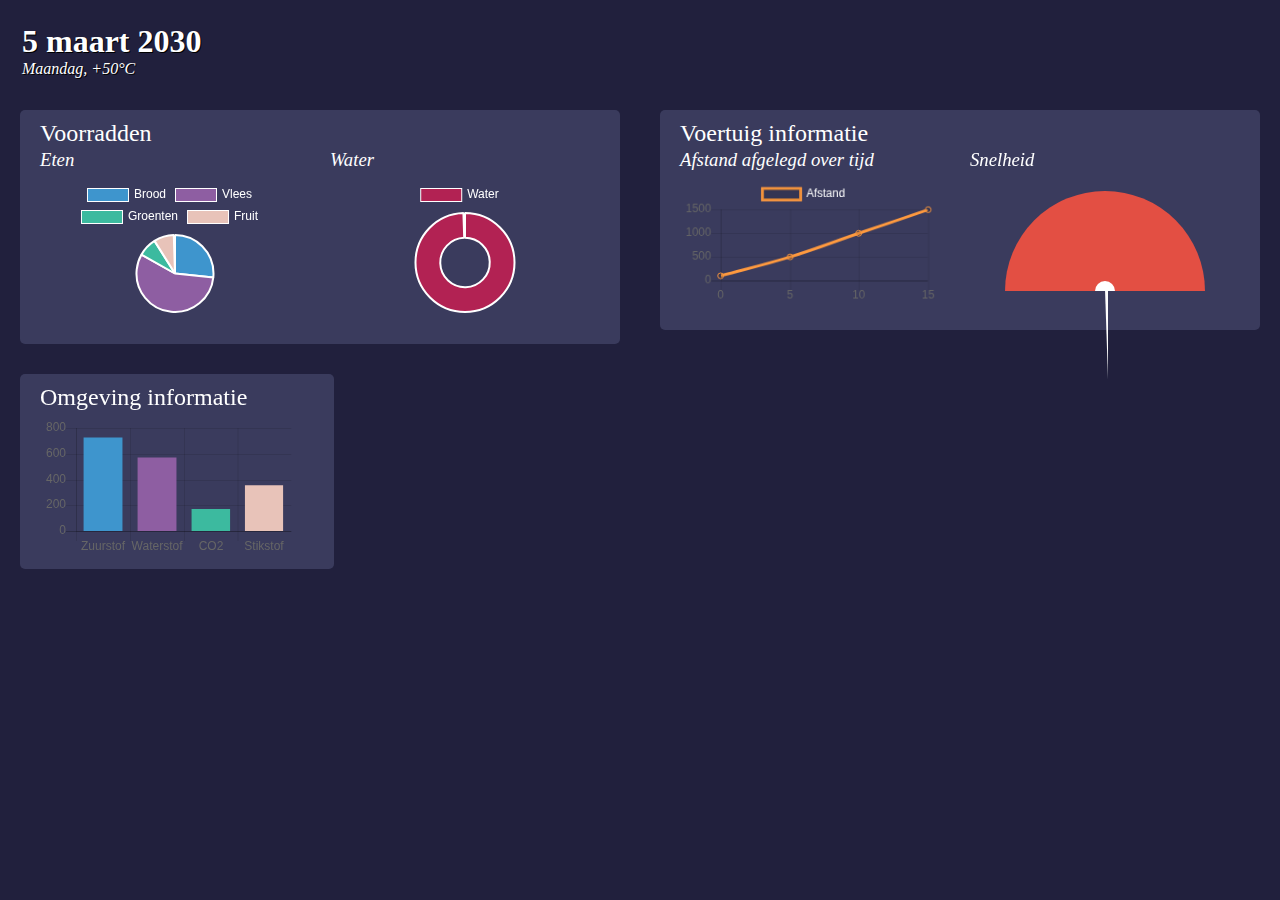
<file: index.html>
<!DOCTYPE html>
<html>
  <head>
    <meta charset="utf-8">
    <meta name="viewport" content="width=device-width, initial-scale=1.0">
    <title>Dashboard</title>
    <link rel="stylesheet" type="text/css" href="style/dash.css">
  </head>
  <body>
    <div class="title">
        <h1 class="space">5 maart 2030</h1>
        <p class="space">Maandag, +50°C</p>
    </div>
    <div class="een">
        <div class="voor">
            <h2>Voorradden</h2>
            <div class="food">
                <div class="pie">
                    <h3>Eten</h3>
                    <canvas id="pie-chart"></canvas>
                </div>
                <div class="dough">
                    <h3>Water</h3>
                    <canvas id="doughnut-chart"></canvas>
                </div>
            </div>
        </div> 
        <div class="voer">
            <h2>Voertuig informatie</h2>
            <div class="vinfo">
                <div class="line">
                    <h3>Afstand afgelegd over tijd</h3>
                    <canvas id="line-chart"></canvas>
                </div>
                <div class="snelheid">
                    <h3 class="h3">Snelheid</h3>
                    <div class="speedometer speed-2">
                        <div class="pointer"></div>
                    </div>
                </div>
            </div>
        </div>
    </div>
    
    <div class="omg">
        <h2 class="h2">Omgeving informatie</h2>
        <div class="bar">
            <canvas id="bar-chart"></canvas>
        </div>
    </div>
    

    <script type="text/javascript" src="scripts/Chart.js"></script>
    <script type="text/javascript" src="scripts/pie.js"></script>
    <script type="text/javascript" src="scripts/dough.js"></script>
    <script type="text/javascript" src="scripts/line.js"></script>
    <script type="text/javascript" src="scripts/bar.js"></script>
  </body>
</html>
</file>
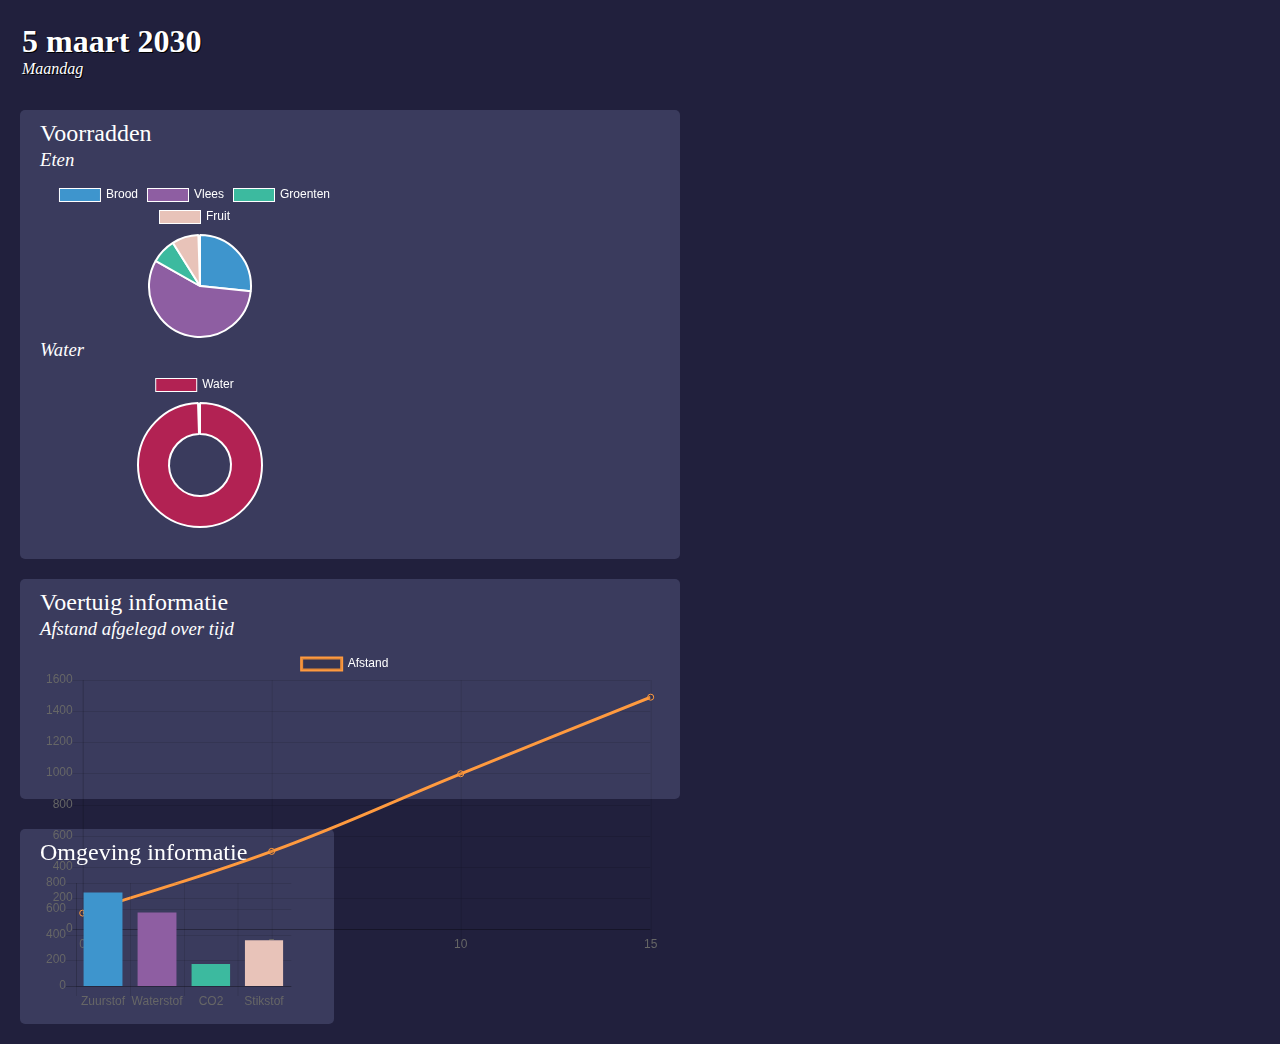
<file: chal.html>
<!DOCTYPE html>
<html>
  <head>
    <meta charset="utf-8">
    <meta name="viewport" content="width=device-width, initial-scale=1.0">
    <title>Dashboard</title>
    <link rel="stylesheet" type="text/css" href="style/dash.css">
  </head>
  <body>
    <div class="title">
        <h1 class="space">5 maart 2030</h1>
        <p class="space">Maandag</p>
    </div>
    <div class="voor">
        <h2>Voorradden</h2>
        <div class="pie">
            <h3>Eten</h3>
            <canvas id="pie-chart"></canvas>
        </div>
        <div class="dough">
            <h3>Water</h3>
            <canvas id="doughnut-chart"></canvas>
        </div>
    </div> 
    <div class="voer">
        <h2>Voertuig informatie</h2>
        <div class="line">
            <h3>Afstand afgelegd over tijd</h3>
            <canvas id="line-chart"></canvas>
        </div>
    </div>
    <div class="omg">
        <h2 class="h2">Omgeving informatie</h2>
        <div class="bar">
            <canvas id="bar-chart"></canvas>
        </div>
    </div>
    

    <script type="text/javascript" src="scripts/Chart.js"></script>
    <script type="text/javascript" src="scripts/pie.js"></script>
    <script type="text/javascript" src="scripts/dough.js"></script>
    <script type="text/javascript" src="scripts/line.js"></script>
    <script type="text/javascript" src="scripts/bar.js"></script>
  </body>
</html>
</file>
<file: style/dash.css>
/* Algemeen */
* {
	margin: 0;
	padding: 0;
}

body {
	width: 100%;
	font-family: 'Montserrat', 'Lato', Verdana;
	background-color: #21203d;

}

/* Grids */
.grid-container {
	display: grid;
	grid-template-columns: 1fr;
	grid-template-rows: 1fr 1fr 1fr 1fr 1fr 1fr;
	grid-gap: 1px;
	
	grid-template-areas:
	"title"
	"voorradden"
	"voorradden1"
	"voertuig"
	"snelheid"
	"omgeving";
}

.title {
	grid-area: title;
	margin-top: 10px;
	margin-left: 12px;
	height: 80px;
	display: flex;
	flex-flow: column;
	justify-content: center;
}

.pie {
	grid-area: voorradden;
	margin-left: 10px;
	margin-right: 10px;
}

.dough {
	grid-area: voorradden1;
	margin-bottom: 20px;
	margin-left: 10px;
	margin-right: 10px;
}

.line {
	grid-area: voertuig;
	margin-bottom: 20px;
	margin-left: 10px;
	margin-right: 10px;
}

.snelheid {
	grid-area: snelheid;
}

.bar {
	grid-area: omgeving;
	margin-left: 10px;
	margin-right: 10px;
}

div.voor, div.voer, div.omg {
	border-radius: 5px;
	margin: 20px 20px 0px 20px;
	padding: 10px;
	background-color: #3a3b5d;
}

div.omg {
	margin-bottom: 20px;
}

/* Tekst */

h1 {
	color: white;
}

h2 {
	font-weight: normal;
	margin-bottom: 2px;
	margin-left: 10px;
	color: white;
}

h2.h2 {
	margin-bottom: 11px;
}

h3 {
	font-weight: normal;
	margin-bottom: 8px;
	color: white;
	font-style: italic;
}

h3.h3 {
	margin-left: 10px;
}

p {
	font-style: italic;
}

.space {
	color: white;
	margin-left: 10px;
	text-shadow: 1px 1px #000000;
}

/* Charts */
canvas {
	width: 95%;
	background-color:
}

label {
	font-size: 15px;
	color: white;
}

/* Snelheidsmeter*/
.speedometer {
	width: 200px;
	height: 100px;
	position: relative;
	border-radius: 200px 200px 0 0;
	margin: 20px auto;
}
.speedometer:after {
	background-color: #fff;
	width: 20px;
	height: 10px;
	left: 50%;
	margin-left: -10px;
	border-radius: 20px 20px 0 0;
	content: "";
	display: block;
	position: absolute;
	bottom: 0;
}
.speedometer > .pointer {
	position: absolute;
	width: 0;
	height: 0;
	left: 50%;
	bottom: 2px;
	animation: speed-1 0.5s alternate infinite ease-in-out;
}
.speedometer > .pointer:after {
	content: "";
	display: block;
	position: absolute;
	top: 0;
	left: 0;
	border-style: solid;
	border-width: 90px 0 0 3px;
	border-color: #fff transparent transparent;
	width: 0;
	height: 0;
}

.speedometer.speed-2 {
	background-color: #e34f43;
}
.speedometer.speed-2 > .pointer {
	animation-name: speed-2;
}
@keyframes speed-2 {
	from {
    	-moz-transform: rotate(130deg);
    	-ms-transform: rotate(130deg);
    	-webkit-transform: rotate(130deg);
    	transform: rotate(130deg);
  	}
  	to {
    	-moz-transform: rotate(140deg);
    	-ms-transform: rotate(140deg);
    	-webkit-transform: rotate(140deg);
    	transform: rotate(140deg);
  	}
}
/* S */
@media only screen and (min-width: 500px) {
	div.voor {
		width: 88%;
	}
}

/* M */
@media only screen and (min-width: 800px) {
	.grid-container {
		display: grid;
		grid-template-columns: 1fr 1fr;
		grid-template-rows: 1fr 1fr 1fr;
		grid-gap: 1px;
	
		grid-template-areas:
		"title title"
		"voorradden voorradden1"
		"voertuig snelheid"
		"omgeving omgeving";
	}

	.pie, .dough, .voer, .snelheid {
		width: 50%;
	}

	.food {
		display: flex;
		flex-direction: row;
	}

	div.voor {
		width: 92%
	}

	.vinfo {
		display: flex;
		flex-direction: row;
		justify-content: space-between;
	}

	div.voer {
		width: 92%
	}

	div.omg {
		width: 45%;
	}
}

/* L */
@media only screen and (min-width: 1200px) {
	.grid-container {
		display: grid;
		grid-template-columns: 1fr 1fr 1fr;
		grid-template-rows: 1fr 1fr 1fr;
		grid-gap: 1px;
	
		grid-template-areas:
		"title title title"
		"voorradden voorradden1 voertuig"
		"snelheid omgeving omgeving";
	}

	div.voor {
		width: 50%;
	}

	div.voer {
		width: 50%;
		height: 200px;
	}

	div.omg {
		width: 23%;
	}

	div.een {
		display: flex;
		flex-direction: row;
	}

	div.omg {
		margin-top: 30px;
	}
}

/* XL */
@media only screen and (min-width: 1500px) {
	div.voor, div.omg, div.voer {
		height: 250px;
	}

	div.title {
		display: flex;
		flex-direction: row;
		justify-content: flex-start;
		align-items: center;
	}

	p {
		margin-top: 10px;
	}
}
</file>
